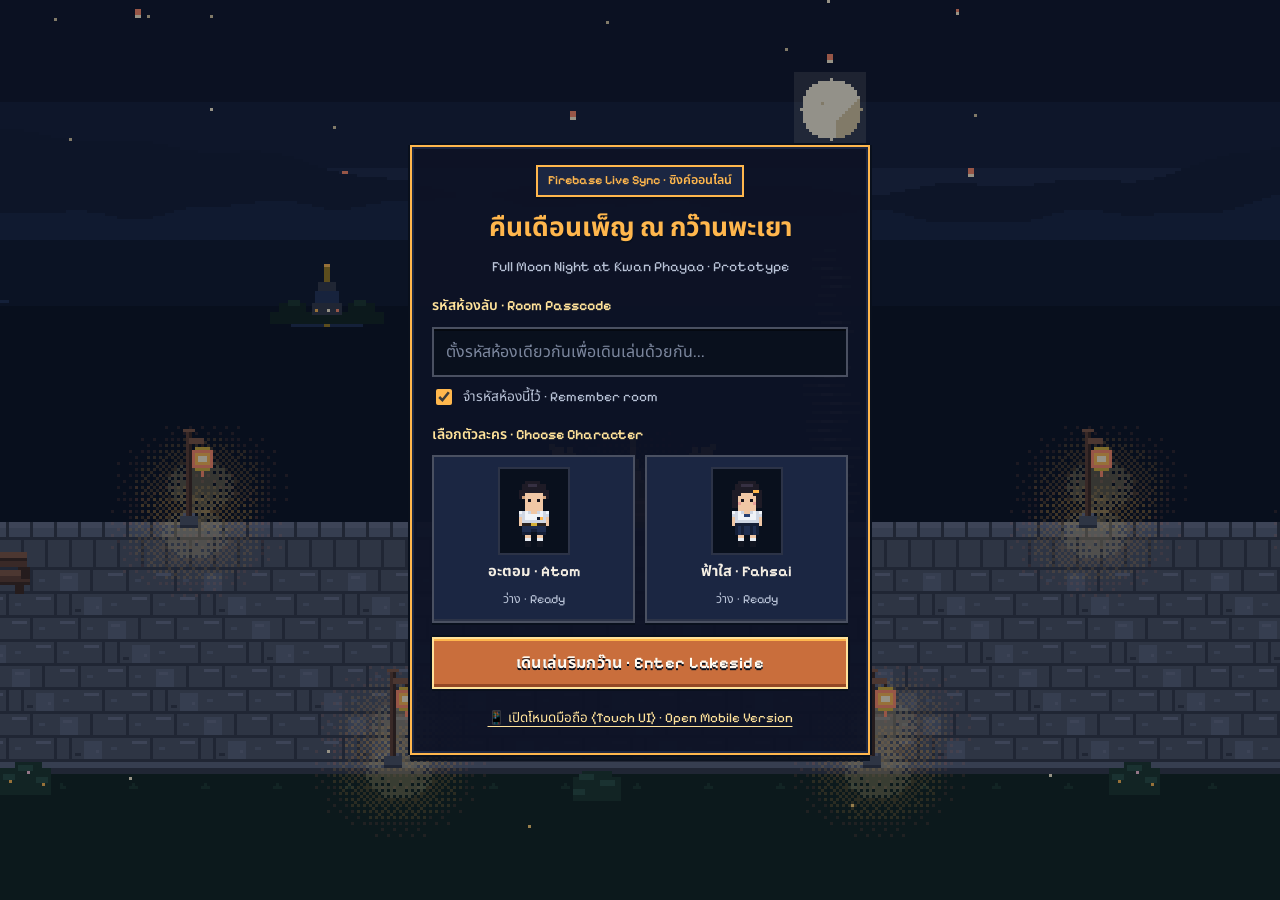
<file: index.html>
<!DOCTYPE html>
<html lang="th">
<head>
  <meta charset="UTF-8" />
  <meta
    name="viewport"
    content="width=device-width, initial-scale=1.0, maximum-scale=1.0, user-scalable=no, viewport-fit=cover"
  />
  <script>
    if (
      !/[?&]desktop=1(?:&|$)/.test(window.location.search) &&
      window.innerWidth <= 900 &&
      navigator.maxTouchPoints > 0
    ) {
      window.location.replace('./mobile.html' + window.location.hash);
    }
  </script>
  <title>คืนเดือนเพ็ญ ณ กว๊านพะเยา · Kwan Phayao Yi Peng</title>
  <link rel="icon" href="data:," />
  <link rel="preconnect" href="https://fonts.googleapis.com" />
  <link rel="preconnect" href="https://fonts.gstatic.com" crossorigin />
  <link
    href="https://fonts.googleapis.com/css2?family=Noto+Sans+Thai:wght@400;500;600;700&family=Pixelify+Sans:wght@400;600;700&display=swap"
    rel="stylesheet"
  />
  <link rel="stylesheet" href="./style.css" />
</head>
<body>
  <div id="game-wrapper">
    <canvas id="game-canvas" aria-label="ฉากริมกว๊านพะเยายามค่ำคืน · Kwan Phayao Lakeside"></canvas>

    <!-- Top HUD (hidden until joined) -->
    <header id="hud" class="hud" hidden>
      <div class="hud-left">
        <div id="hud-room-status" class="hud-pill hud-room-status" aria-live="polite">
          กว๊านพะเยา · Kwan Phayao
        </div>
        <div id="hud-krathong-badge" class="hud-pill hud-krathong-badge" aria-live="polite">
          ยังไม่มีกระทง · No Krathong
        </div>
      </div>
      <div class="hud-actions">
        <button id="btn-invite" type="button" class="hud-btn" title="คัดลอกลิงก์ชวน · Copy Invite Link">
          เชิญ · Invite
        </button>
        <button
          id="btn-audio"
          type="button"
          class="hud-btn"
          aria-pressed="false"
          title="เปิด/ปิดเสียง · Toggle Ambient Audio (M)"
        >
          เสียง · Mute
        </button>
        <button
          id="btn-help"
          type="button"
          class="hud-btn hud-btn-icon"
          aria-label="วิธีเล่น · Controls & Guide"
          title="วิธีเล่น · Controls & Guide"
        >
          ?
        </button>
        <a
          id="btn-switch-mobile"
          href="./mobile.html"
          class="hud-btn hud-btn-link"
          title="สลับไปโหมดมือถือ · Switch to Mobile Touch UI"
        >
          📱 มือถือ
        </a>
      </div>
    </header>

    <!-- Toast Notification -->
    <div id="toast" class="toast" role="status" aria-live="polite" hidden></div>

    <!-- Floating Interaction Prompts (stacked cleanly so photo & interact never overlap) -->
    <div class="floating-prompts">
      <button id="btn-naga-photo" type="button" class="naga-photo-btn" hidden>
        📷 ถ่ายรูปคู่หน้าพญานาค · Take Photo (P)
      </button>
      <button id="interact-prompt" type="button" class="interact-prompt" hidden>
        E · โต้ตอบ
      </button>
    </div>

    <!-- Bottom Emote Bar & Keybind Hint (hidden until joined) -->
    <div id="emote-bar" class="emote-bar" hidden>
      <div class="emote-buttons" role="group" aria-label="อีโมต · Emotes">
        <button type="button" class="emote-btn" data-emote="heart" aria-label="ส่งหัวใจ · Heart (1)" title="Heart (1)">
          <svg class="pixel-icon" viewBox="0 0 12 12" width="16" height="16" shape-rendering="crispEdges" aria-hidden="true">
            <rect x="2" y="2" width="3" height="2" fill="#ff8a65" />
            <rect x="7" y="2" width="3" height="2" fill="#ff8a65" />
            <rect x="1" y="3" width="10" height="3" fill="#ff8a65" />
            <rect x="2" y="6" width="8" height="2" fill="#e56b55" />
            <rect x="4" y="8" width="4" height="2" fill="#e56b55" />
            <rect x="5" y="10" width="2" height="1" fill="#c94f3d" />
            <rect x="3" y="3" width="1" height="1" fill="#ffd9a0" />
          </svg>
          <span class="emote-key">1</span>
        </button>
        <button type="button" class="emote-btn" data-emote="lantern" aria-label="โคมลอย · Sky Lantern (2)" title="Lantern (2)">
          <svg class="pixel-icon" viewBox="0 0 12 12" width="16" height="16" shape-rendering="crispEdges" aria-hidden="true">
            <rect x="4" y="1" width="4" height="1" fill="#d4af37" />
            <rect x="3" y="2" width="6" height="5" fill="#ffb74d" />
            <rect x="4" y="3" width="4" height="3" fill="#ffe29a" />
            <rect x="4" y="7" width="4" height="2" fill="#ff8a65" />
            <rect x="5" y="9" width="2" height="2" fill="#fff0c2" />
          </svg>
          <span class="emote-key">2</span>
        </button>
        <button type="button" class="emote-btn" data-emote="sparkle" aria-label="ประกายแสง · Sparkle (3)" title="Sparkle (3)">
          <svg class="pixel-icon" viewBox="0 0 12 12" width="16" height="16" shape-rendering="crispEdges" aria-hidden="true">
            <rect x="5" y="1" width="2" height="10" fill="#ffcf6e" />
            <rect x="1" y="5" width="10" height="2" fill="#ffcf6e" />
            <rect x="4" y="4" width="4" height="4" fill="#fff3c4" />
            <rect x="2" y="2" width="1" height="1" fill="#ffb74d" />
            <rect x="9" y="9" width="1" height="1" fill="#ffb74d" />
          </svg>
          <span class="emote-key">3</span>
        </button>
        <button type="button" class="emote-btn" data-emote="wave" aria-label="โบกมือ · Wave (4)" title="Wave (4)">
          <svg class="pixel-icon" viewBox="0 0 12 12" width="16" height="16" shape-rendering="crispEdges" aria-hidden="true">
            <rect x="4" y="2" width="1" height="4" fill="#ffd6a8" />
            <rect x="6" y="1" width="1" height="5" fill="#ffd6a8" />
            <rect x="8" y="2" width="1" height="4" fill="#ffd6a8" />
            <rect x="2" y="4" width="2" height="4" fill="#ffd6a8" />
            <rect x="4" y="5" width="5" height="5" fill="#f3be8a" />
            <rect x="1" y="2" width="1" height="2" fill="#ffb74d" />
            <rect x="10" y="3" width="1" height="2" fill="#ffb74d" />
          </svg>
          <span class="emote-key">4</span>
        </button>
      </div>
      <div class="keybind-hint">WASD / Arrows เดิน · E โต้ตอบ · L โคมลอยคู่ · P ถ่ายรูปคู่ · 1-4 อีโมต · M เสียง</div>
    </div>

    <!-- Mobile / Touch Controls (hidden until joined; visible via media query on touch/mobile) -->
    <div id="touch-controls" class="touch-controls" hidden>
      <div class="dpad" role="group" aria-label="ปุ่มควบคุมทิศทาง · Directional Pad">
        <button id="dpad-up" type="button" class="dpad-btn dpad-up" data-dir="up" aria-label="เดินขึ้น · Move Up">▲</button>
        <button id="dpad-left" type="button" class="dpad-btn dpad-left" data-dir="left" aria-label="เดินซ้าย · Move Left">◀</button>
        <div class="dpad-center" aria-hidden="true"></div>
        <button id="dpad-right" type="button" class="dpad-btn dpad-right" data-dir="right" aria-label="เดินขวา · Move Right">▶</button>
        <button id="dpad-down" type="button" class="dpad-btn dpad-down" data-dir="down" aria-label="เดินลง · Move Down">▼</button>
      </div>
      <button id="touch-interact" type="button" class="touch-interact">
        E / โต้ตอบ
      </button>
    </div>

    <!-- Entry Overlay (centered panel over live animated canvas) -->
    <section id="entry-overlay" class="entry-overlay" aria-labelledby="entry-title">
      <div class="entry-panel pixel-panel">
        <header class="entry-header">
          <div id="connection-mode-badge" class="mode-badge">Local Demo Mode</div>
          <h1 id="entry-title" class="entry-title">คืนเดือนเพ็ญ ณ กว๊านพะเยา</h1>
          <p class="entry-subtitle">Full Moon Night at Kwan Phayao · Prototype</p>
        </header>

        <div class="entry-section">
          <label for="passcode-input" class="field-label">รหัสห้องลับ · Room Passcode</label>
          <input
            id="passcode-input"
            type="text"
            class="pixel-input"
            maxlength="48"
            autocomplete="off"
            spellcheck="false"
            placeholder="ตั้งรหัสห้องเดียวกันเพื่อเดินเล่นด้วยกัน..."
          />
          <div id="passcode-linked-note" class="linked-note" hidden>
            <span>เชื่อมต่อผ่านลิงก์เชิญ · Joined via invite link</span>
            <button id="change-room-btn" type="button" class="btn-link">เปลี่ยนห้อง · Change Room</button>
          </div>
          <label class="checkbox-row" for="remember-room-checkbox">
            <input id="remember-room-checkbox" type="checkbox" checked />
            <span>จำรหัสห้องนี้ไว้ · Remember room</span>
          </label>
        </div>

        <div class="entry-section">
          <div class="field-label">เลือกตัวละคร · Choose Character</div>
          <div class="character-grid">
            <button id="select-him" type="button" class="char-card" data-char="him" aria-pressed="false">
              <div class="char-preview-frame">
                <canvas id="preview-him" width="48" height="72"></canvas>
              </div>
              <span class="char-name">อะตอม · Atom</span>
              <span id="status-him" class="char-status">ว่าง · Ready</span>
            </button>

            <button id="select-her" type="button" class="char-card" data-char="her" aria-pressed="false">
              <div class="char-preview-frame">
                <canvas id="preview-her" width="48" height="72"></canvas>
              </div>
              <span class="char-name">ฟ้าใส · Fahsai</span>
              <span id="status-her" class="char-status">ว่าง · Ready</span>
            </button>
          </div>
        </div>

        <p id="entry-error" class="entry-error" role="alert" aria-live="polite"></p>

        <button id="enter-btn" type="button" class="btn-primary">
          เดินเล่นริมกว๊าน · Enter Lakeside
        </button>
        <a id="entry-switch-ui" href="./mobile.html" class="ui-switch-link">
          📱 เปิดโหมดมือถือ (Touch UI) · Open Mobile Version
        </a>
      </div>
    </section>

    <!-- Krathong Shop Modal -->
    <section
      id="shop-modal"
      class="modal-overlay"
      role="dialog"
      aria-modal="true"
      aria-labelledby="shop-modal-title"
      hidden
    >
      <div class="modal-panel pixel-panel">
        <div class="modal-header">
          <h2 id="shop-modal-title" class="modal-title">ร้านกระทงริมกว๊าน · Krathong Shop</h2>
          <button id="shop-close-btn" type="button" class="close-btn" aria-label="ปิด · Close">✕</button>
        </div>

        <div class="modal-body">
          <p class="shop-subtitle">เลือกซื้อกระทงก่อนนำไปลอยที่ริมน้ำ · Pick a krathong before heading to the water</p>

          <div id="shop-style-group" class="krathong-style-group" role="group" aria-label="แบบกระทง · Krathong Style">
            <button type="button" class="krathong-option active" data-shop-style="marigold" aria-pressed="true">
              <svg class="pixel-icon" viewBox="0 0 14 12" width="22" height="18" shape-rendering="crispEdges" aria-hidden="true">
                <rect x="6" y="1" width="2" height="2" fill="#fff0c2" />
                <rect x="6" y="3" width="2" height="2" fill="#ffb74d" />
                <rect x="3" y="5" width="8" height="2" fill="#ffca28" />
                <rect x="2" y="7" width="10" height="2" fill="#ffb74d" />
                <rect x="3" y="9" width="8" height="2" fill="#355c3c" />
              </svg>
              <span>ดาวเรือง · Marigold</span>
            </button>
            <button type="button" class="krathong-option" data-shop-style="lotus" aria-pressed="false">
              <svg class="pixel-icon" viewBox="0 0 14 12" width="22" height="18" shape-rendering="crispEdges" aria-hidden="true">
                <rect x="6" y="1" width="2" height="2" fill="#fff0c2" />
                <rect x="6" y="3" width="2" height="2" fill="#ffb74d" />
                <rect x="3" y="5" width="8" height="2" fill="#f48fb1" />
                <rect x="2" y="7" width="10" height="2" fill="#ec6f98" />
                <rect x="3" y="9" width="8" height="2" fill="#355c3c" />
              </svg>
              <span>บัวหลวง · Lotus</span>
            </button>
            <button type="button" class="krathong-option" data-shop-style="jasmine" aria-pressed="false">
              <svg class="pixel-icon" viewBox="0 0 14 12" width="22" height="18" shape-rendering="crispEdges" aria-hidden="true">
                <rect x="6" y="1" width="2" height="2" fill="#fff0c2" />
                <rect x="6" y="3" width="2" height="2" fill="#ffb74d" />
                <rect x="3" y="5" width="8" height="2" fill="#f3f5f8" />
                <rect x="2" y="7" width="10" height="2" fill="#cfd8e3" />
                <rect x="3" y="9" width="8" height="2" fill="#355c3c" />
              </svg>
              <span>มะลิ · Jasmine</span>
            </button>
          </div>

          <button id="shop-buy-btn" type="button" class="btn-primary">
            ซื้อกระทงนี้ · Buy Krathong
          </button>
        </div>
      </div>
    </section>

    <!-- Wish & Krathong Modal -->
    <section
      id="wish-modal"
      class="modal-overlay"
      role="dialog"
      aria-modal="true"
      aria-labelledby="wish-modal-title"
      hidden
    >
      <div class="modal-panel pixel-panel">
        <div class="modal-header">
          <h2 id="wish-modal-title" class="modal-title">อธิษฐานและลอยกระทง · Float a Krathong</h2>
          <button id="wish-close-btn" type="button" class="close-btn" aria-label="ปิด · Close">✕</button>
        </div>

        <div class="modal-body">
          <div class="field-label">แบบกระทง · Krathong Style</div>
          <div id="krathong-style-group" class="krathong-style-group" role="group" aria-label="แบบกระทง · Krathong Style">
            <button type="button" class="krathong-option active" data-style="marigold" aria-pressed="true">
              <svg class="pixel-icon" viewBox="0 0 14 12" width="22" height="18" shape-rendering="crispEdges" aria-hidden="true">
                <rect x="6" y="1" width="2" height="2" fill="#fff0c2" />
                <rect x="6" y="3" width="2" height="2" fill="#ffb74d" />
                <rect x="3" y="5" width="8" height="2" fill="#ffca28" />
                <rect x="2" y="7" width="10" height="2" fill="#ffb74d" />
                <rect x="3" y="9" width="8" height="2" fill="#355c3c" />
              </svg>
              <span>ดาวเรือง · Marigold</span>
            </button>
            <button type="button" class="krathong-option" data-style="lotus" aria-pressed="false">
              <svg class="pixel-icon" viewBox="0 0 14 12" width="22" height="18" shape-rendering="crispEdges" aria-hidden="true">
                <rect x="6" y="1" width="2" height="2" fill="#fff0c2" />
                <rect x="6" y="3" width="2" height="2" fill="#ffb74d" />
                <rect x="3" y="5" width="8" height="2" fill="#f48fb1" />
                <rect x="2" y="7" width="10" height="2" fill="#ec6f98" />
                <rect x="3" y="9" width="8" height="2" fill="#355c3c" />
              </svg>
              <span>บัวหลวง · Lotus</span>
            </button>
            <button type="button" class="krathong-option" data-style="jasmine" aria-pressed="false">
              <svg class="pixel-icon" viewBox="0 0 14 12" width="22" height="18" shape-rendering="crispEdges" aria-hidden="true">
                <rect x="6" y="1" width="2" height="2" fill="#fff0c2" />
                <rect x="6" y="3" width="2" height="2" fill="#ffb74d" />
                <rect x="3" y="5" width="8" height="2" fill="#f3f5f8" />
                <rect x="2" y="7" width="10" height="2" fill="#cfd8e3" />
                <rect x="3" y="9" width="8" height="2" fill="#355c3c" />
              </svg>
              <span>มะลิ · Jasmine</span>
            </button>
          </div>

          <label for="wish-input" class="field-label">คำอธิษฐาน · Your Wish</label>
          <textarea
            id="wish-input"
            class="pixel-textarea"
            maxlength="280"
            rows="3"
            placeholder="อธิษฐานขอพร..."
          ></textarea>

          <p class="wish-privacy">
            คำอธิษฐานของคุณเป็นความลับเสมอ · Private &amp; never shown to anyone here
          </p>

          <button id="wish-submit-btn" type="button" class="btn-primary">
            ลอยกระทง · Release to the Water
          </button>
        </div>
      </div>
    </section>

    <!-- Naga Together Keepsake Photo Modal -->
    <section
      id="photo-modal"
      class="modal-overlay"
      role="dialog"
      aria-modal="true"
      aria-labelledby="photo-modal-title"
      hidden
    >
      <div class="modal-panel pixel-panel photo-modal-panel">
        <div class="modal-header">
          <h2 id="photo-modal-title" class="modal-title">ภาพความทรงจำ ณ ลานพญานาค · Kwan Phayao Keepsake</h2>
          <button id="photo-close-btn" type="button" class="close-btn" aria-label="ปิด · Close">✕</button>
        </div>

        <div class="modal-body">
          <div class="photo-frame">
            <img id="photo-preview-img" alt="ภาพคู่ ณ ลานพญานาค กว๊านพะเยา · Kwan Phayao Keepsake Photo" />
          </div>
          <div class="photo-actions">
            <button id="photo-download-btn" type="button" class="btn-primary">
              บันทึกรูปภาพ · Save Screenshot
            </button>
          </div>
        </div>
      </div>
    </section>

    <!-- Help Popover -->
    <section
      id="help-popover"
      class="modal-overlay"
      role="dialog"
      aria-modal="true"
      aria-labelledby="help-title"
      hidden
    >
      <div class="modal-panel pixel-panel help-panel">
        <div class="modal-header">
          <h2 id="help-title" class="modal-title">คู่มือริมกว๊าน · Lakeside Guide</h2>
          <button id="help-close-btn" type="button" class="close-btn" aria-label="ปิด · Close">✕</button>
        </div>
        <div class="help-body">
          <ul class="help-list">
            <li><strong>เดินเล่น · Walk:</strong> WASD / Arrow keys หรือปุ่มทิศทางบนมือถือ</li>
            <li><strong>ซื้อกระทง · Krathong Shop:</strong> แวะซื้อกระทงที่ร้านฝั่งขวาก่อน แล้วค่อยเดินไปริมน้ำใกล้พญานาคเพื่อกด E อธิษฐานและลอยกระทง (Buy a krathong at the right-side shop first, then float it near Phaya Naga).</li>
            <li><strong>ปล่อยโคมลอยคู่ · Co-op Sky Lantern:</strong> ยืนใกล้กันทั้งอะตอมและฟ้าใส แล้วกด L หรือ E ช่วยกันยกและปล่อยโคมลอยขึ้นฟ้าด้วยกัน (Stand close together and press L or E together to hold and release a sky lantern).</li>
            <li><strong>ถ่ายรูปคู่หน้าพญานาค · Naga Photo:</strong> เดินมายืนหน้าพญานาคด้วยกันแล้วกดปุ่มถ่ายรูป (หรือ P) เพื่อบันทึกภาพคู่เป็นที่ระลึก</li>
            <li><strong>กล่องดนตรี · Music Box:</strong> เดินไปสุดฝั่งซ้ายของริมกว๊านแล้วกด E เพื่อเปิดเพลง Canon in D</li>
            <li><strong>นั่งพัก · Bench:</strong> นั่งเก้าอี้ไม้ริมกว๊านชมจันทร์ด้วยกัน</li>
            <li><strong>อีโมต &amp; เสียง · Emotes &amp; Audio:</strong> กด 1–4 ส่งอีโมต · กด M เปิด/ปิดเสียง</li>
          </ul>
          <p class="help-note">
            คำอธิษฐานถูกเก็บเป็นความลับส่วนตัว ไม่แสดงบนหน้าจอของอีกฝ่าย
          </p>
        </div>
      </div>
    </section>
  </div>

  <script type="module" src="./js/game.js"></script>
</body>
</html>
</file>
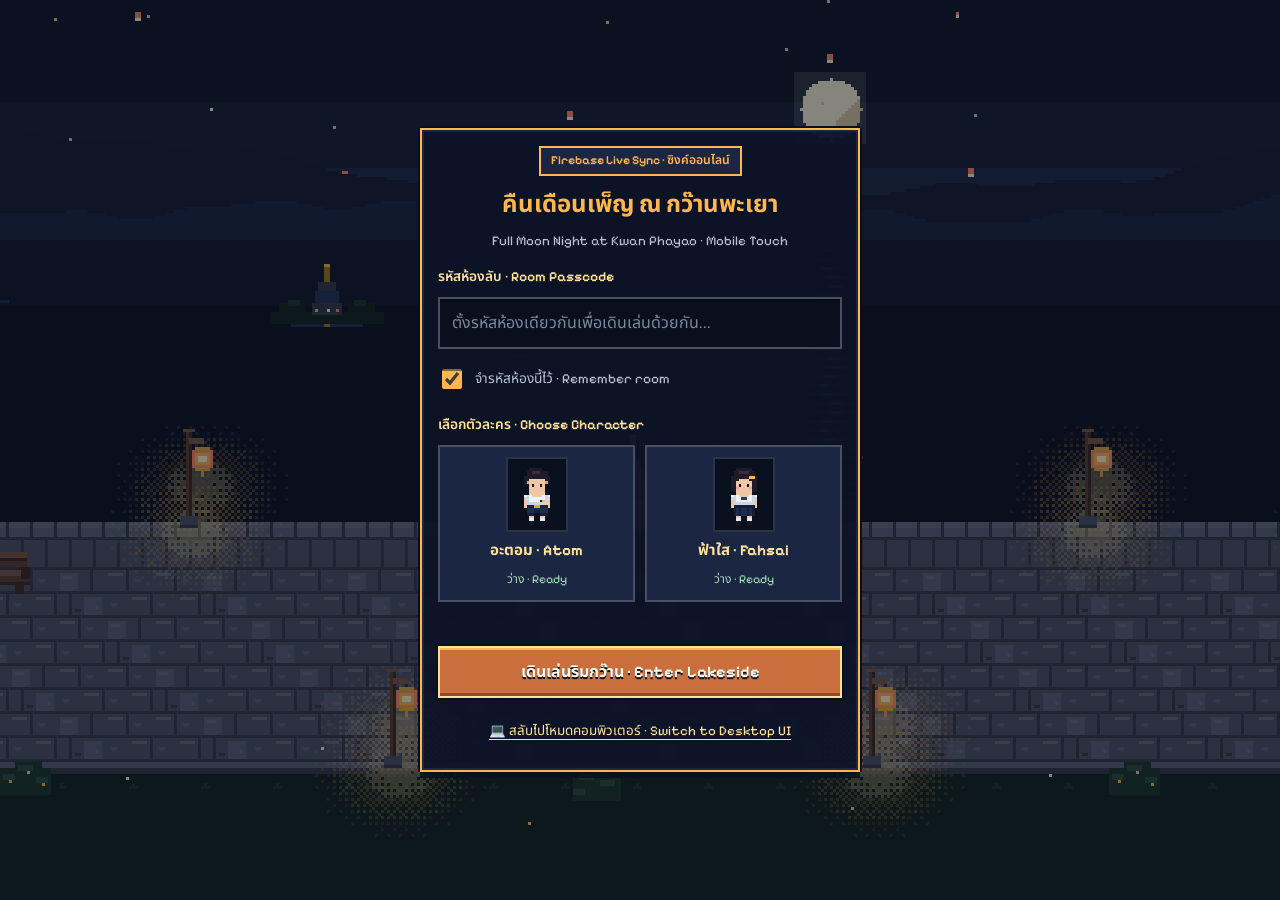
<file: mobile.html>
<!DOCTYPE html>
<html lang="th">
<head>
  <meta charset="UTF-8" />
  <meta
    name="viewport"
    content="width=device-width, initial-scale=1.0, maximum-scale=1.0, user-scalable=no, viewport-fit=cover"
  />
  <title>คืนเดือนเพ็ญ ณ กว๊านพะเยา · Mobile Touch UI</title>
  <link rel="icon" href="data:," />
  <link rel="preconnect" href="https://fonts.googleapis.com" />
  <link rel="preconnect" href="https://fonts.gstatic.com" crossorigin />
  <link
    href="https://fonts.googleapis.com/css2?family=Noto+Sans+Thai:wght@400;500;600;700&family=Pixelify+Sans:wght@400;600;700&display=swap"
    rel="stylesheet"
  />
  <link rel="stylesheet" href="./mobile.css" />
</head>
<body>
  <div id="game-wrapper">
    <canvas id="game-canvas" aria-label="ฉากริมกว๊านพะเยายามค่ำคืน · Kwan Phayao Lakeside"></canvas>

    <!-- Mobile Top HUD (hidden until joined) -->
    <header id="hud" class="hud" hidden>
      <div class="hud-actions" role="toolbar" aria-label="เครื่องมือ · Controls">
        <button id="btn-invite" type="button" class="hud-btn hud-btn-icon" aria-label="คัดลอกลิงก์ชวน · Copy Invite Link" title="เชิญ · Invite">
          🔗
        </button>
        <button
          id="btn-audio"
          type="button"
          class="hud-btn hud-btn-icon"
          data-compact="true"
          aria-pressed="false"
          aria-label="เปิดเสียง · Mute"
          title="เสียง · Mute"
        >
          🔇
        </button>
        <button
          id="btn-help"
          type="button"
          class="hud-btn hud-btn-icon"
          aria-label="วิธีเล่น · Guide"
          title="วิธีเล่น · Guide"
        >
          ?
        </button>
        <a
          id="btn-switch-desktop"
          href="./index.html?desktop=1"
          class="hud-btn hud-btn-icon hud-btn-link"
          aria-label="โหมดคอมพิวเตอร์ · Desktop UI"
          title="Desktop UI"
        >
          💻
        </a>
      </div>

      <div class="hud-left">
        <div id="hud-room-status" class="hud-pill hud-room-status" aria-live="polite">
          กว๊านพะเยา · Kwan Phayao
        </div>
        <div id="hud-krathong-badge" class="hud-pill hud-krathong-badge" aria-live="polite">
          ยังไม่มีกระทง · No Krathong
        </div>
      </div>
    </header>

    <!-- Toast Notification -->
    <div id="toast" class="toast" role="status" aria-live="polite" hidden></div>

    <!-- Floating Interaction Prompts (stacked cleanly in lower viewport half) -->
    <div class="floating-prompts">
      <button id="btn-naga-photo" type="button" class="naga-photo-btn" hidden>
        📷 ถ่ายรูปคู่หน้าพญานาค · Photo
      </button>
      <button id="interact-prompt" type="button" class="interact-prompt" hidden>
        แตะโต้ตอบ
      </button>
    </div>

    <!-- Collapsible Touch Emote Tray (hidden while walking; pops open on ♥ tap) -->
    <div id="emote-bar" class="emote-bar emote-tray-closed" data-collapsible="true" hidden>
      <div class="emote-buttons" role="group" aria-label="อีโมต · Emotes">
        <button type="button" class="emote-btn" data-emote="heart" aria-label="ส่งหัวใจ · Heart" title="Heart">
          <svg class="pixel-icon" viewBox="0 0 12 12" width="18" height="18" shape-rendering="crispEdges" aria-hidden="true">
            <rect x="2" y="2" width="3" height="2" fill="#ff8a65" />
            <rect x="7" y="2" width="3" height="2" fill="#ff8a65" />
            <rect x="1" y="3" width="10" height="3" fill="#ff8a65" />
            <rect x="2" y="6" width="8" height="2" fill="#e56b55" />
            <rect x="4" y="8" width="4" height="2" fill="#e56b55" />
            <rect x="5" y="10" width="2" height="1" fill="#c94f3d" />
            <rect x="3" y="3" width="1" height="1" fill="#ffd9a0" />
          </svg>
        </button>
        <button type="button" class="emote-btn" data-emote="lantern" aria-label="โคมลอย · Sky Lantern" title="Lantern">
          <svg class="pixel-icon" viewBox="0 0 12 12" width="18" height="18" shape-rendering="crispEdges" aria-hidden="true">
            <rect x="4" y="1" width="4" height="1" fill="#d4af37" />
            <rect x="3" y="2" width="6" height="5" fill="#ffb74d" />
            <rect x="4" y="3" width="4" height="3" fill="#ffe29a" />
            <rect x="4" y="7" width="4" height="2" fill="#ff8a65" />
            <rect x="5" y="9" width="2" height="2" fill="#fff0c2" />
          </svg>
        </button>
        <button type="button" class="emote-btn" data-emote="sparkle" aria-label="ประกายแสง · Sparkle" title="Sparkle">
          <svg class="pixel-icon" viewBox="0 0 12 12" width="18" height="18" shape-rendering="crispEdges" aria-hidden="true">
            <rect x="5" y="1" width="2" height="10" fill="#ffcf6e" />
            <rect x="1" y="5" width="10" height="2" fill="#ffcf6e" />
            <rect x="4" y="4" width="4" height="4" fill="#fff3c4" />
            <rect x="2" y="2" width="1" height="1" fill="#ffb74d" />
            <rect x="9" y="9" width="1" height="1" fill="#ffb74d" />
          </svg>
        </button>
        <button type="button" class="emote-btn" data-emote="wave" aria-label="โบกมือ · Wave" title="Wave">
          <svg class="pixel-icon" viewBox="0 0 12 12" width="18" height="18" shape-rendering="crispEdges" aria-hidden="true">
            <rect x="4" y="2" width="1" height="4" fill="#ffd6a8" />
            <rect x="6" y="1" width="1" height="5" fill="#ffd6a8" />
            <rect x="8" y="2" width="1" height="4" fill="#ffd6a8" />
            <rect x="2" y="4" width="2" height="4" fill="#ffd6a8" />
            <rect x="4" y="5" width="5" height="5" fill="#f3be8a" />
            <rect x="1" y="2" width="1" height="2" fill="#ffb74d" />
            <rect x="10" y="3" width="1" height="2" fill="#ffb74d" />
          </svg>
        </button>
      </div>
    </div>

    <!-- Dedicated Mobile Touch Controls (always displayed once joined) -->
    <div id="touch-controls" class="touch-controls" hidden>
      <div class="dpad" role="group" aria-label="ปุ่มควบคุมทิศทาง · Directional Pad">
        <button id="dpad-up" type="button" class="dpad-btn dpad-up" data-dir="up" aria-label="เดินขึ้น · Move Up">▲</button>
        <button id="dpad-left" type="button" class="dpad-btn dpad-left" data-dir="left" aria-label="เดินซ้าย · Move Left">◀</button>
        <div class="dpad-center" aria-hidden="true"></div>
        <button id="dpad-right" type="button" class="dpad-btn dpad-right" data-dir="right" aria-label="เดินขวา · Move Right">▶</button>
        <button id="dpad-down" type="button" class="dpad-btn dpad-down" data-dir="down" aria-label="เดินลง · Move Down">▼</button>
      </div>

      <div class="touch-action-stack">
        <div class="touch-sub-actions">
          <button id="btn-emote-toggle" type="button" class="touch-emote-toggle" aria-expanded="false" aria-label="อีโมต · Emotes" title="อีโมต · Emotes">
            ♥
          </button>
          <button id="touch-lantern" type="button" class="touch-lantern" aria-label="ปล่อยโคมลอยคู่ · Co-op Sky Lantern">
            โคมคู่
          </button>
        </div>
        <button id="touch-interact" type="button" class="touch-interact">
          ลอยกระทง / โต้ตอบ
        </button>
      </div>
    </div>

    <!-- Entry Overlay -->
    <section id="entry-overlay" class="entry-overlay" aria-labelledby="entry-title">
      <div class="entry-panel pixel-panel">
        <header class="entry-header">
          <div id="connection-mode-badge" class="mode-badge">Local Demo Mode</div>
          <h1 id="entry-title" class="entry-title">คืนเดือนเพ็ญ ณ กว๊านพะเยา</h1>
          <p class="entry-subtitle">Full Moon Night at Kwan Phayao · Mobile Touch</p>
        </header>

        <div class="entry-section">
          <label for="passcode-input" class="field-label">รหัสห้องลับ · Room Passcode</label>
          <input
            id="passcode-input"
            type="text"
            class="pixel-input"
            maxlength="48"
            autocomplete="off"
            spellcheck="false"
            placeholder="ตั้งรหัสห้องเดียวกันเพื่อเดินเล่นด้วยกัน..."
          />
          <div id="passcode-linked-note" class="linked-note" hidden>
            <span>เชื่อมต่อผ่านลิงก์เชิญ · Joined via invite link</span>
            <button id="change-room-btn" type="button" class="btn-link">เปลี่ยนห้อง · Change Room</button>
          </div>
          <label class="checkbox-row" for="remember-room-checkbox">
            <input id="remember-room-checkbox" type="checkbox" checked />
            <span>จำรหัสห้องนี้ไว้ · Remember room</span>
          </label>
        </div>

        <div class="entry-section">
          <div class="field-label">เลือกตัวละคร · Choose Character</div>
          <div class="character-grid">
            <button id="select-him" type="button" class="char-card" data-char="him" aria-pressed="false">
              <div class="char-preview-frame">
                <canvas id="preview-him" width="48" height="72"></canvas>
              </div>
              <span class="char-name">อะตอม · Atom</span>
              <span id="status-him" class="char-status">ว่าง · Ready</span>
            </button>

            <button id="select-her" type="button" class="char-card" data-char="her" aria-pressed="false">
              <div class="char-preview-frame">
                <canvas id="preview-her" width="48" height="72"></canvas>
              </div>
              <span class="char-name">ฟ้าใส · Fahsai</span>
              <span id="status-her" class="char-status">ว่าง · Ready</span>
            </button>
          </div>
        </div>

        <p id="entry-error" class="entry-error" role="alert" aria-live="polite"></p>

        <button id="enter-btn" type="button" class="btn-primary">
          เดินเล่นริมกว๊าน · Enter Lakeside
        </button>

        <a id="entry-switch-ui" href="./index.html?desktop=1" class="ui-switch-link">
          💻 สลับไปโหมดคอมพิวเตอร์ · Switch to Desktop UI
        </a>
      </div>
    </section>

    <!-- Krathong Shop Modal -->
    <section
      id="shop-modal"
      class="modal-overlay"
      role="dialog"
      aria-modal="true"
      aria-labelledby="shop-modal-title"
      hidden
    >
      <div class="modal-panel pixel-panel">
        <div class="modal-header">
          <h2 id="shop-modal-title" class="modal-title">ร้านกระทงริมกว๊าน · Krathong Shop</h2>
          <button id="shop-close-btn" type="button" class="close-btn" aria-label="ปิด · Close">✕</button>
        </div>

        <div class="modal-body">
          <p class="shop-subtitle">เลือกซื้อกระทงก่อนนำไปลอยที่ริมน้ำ · Pick a krathong before heading to the water</p>

          <div id="shop-style-group" class="krathong-style-group" role="group" aria-label="แบบกระทง · Krathong Style">
            <button type="button" class="krathong-option active" data-shop-style="marigold" aria-pressed="true">
              <svg class="pixel-icon" viewBox="0 0 14 12" width="22" height="18" shape-rendering="crispEdges" aria-hidden="true">
                <rect x="6" y="1" width="2" height="2" fill="#fff0c2" />
                <rect x="6" y="3" width="2" height="2" fill="#ffb74d" />
                <rect x="3" y="5" width="8" height="2" fill="#ffca28" />
                <rect x="2" y="7" width="10" height="2" fill="#ffb74d" />
                <rect x="3" y="9" width="8" height="2" fill="#355c3c" />
              </svg>
              <span>ดาวเรือง · Marigold</span>
            </button>
            <button type="button" class="krathong-option" data-shop-style="lotus" aria-pressed="false">
              <svg class="pixel-icon" viewBox="0 0 14 12" width="22" height="18" shape-rendering="crispEdges" aria-hidden="true">
                <rect x="6" y="1" width="2" height="2" fill="#fff0c2" />
                <rect x="6" y="3" width="2" height="2" fill="#ffb74d" />
                <rect x="3" y="5" width="8" height="2" fill="#f48fb1" />
                <rect x="2" y="7" width="10" height="2" fill="#ec6f98" />
                <rect x="3" y="9" width="8" height="2" fill="#355c3c" />
              </svg>
              <span>บัวหลวง · Lotus</span>
            </button>
            <button type="button" class="krathong-option" data-shop-style="jasmine" aria-pressed="false">
              <svg class="pixel-icon" viewBox="0 0 14 12" width="22" height="18" shape-rendering="crispEdges" aria-hidden="true">
                <rect x="6" y="1" width="2" height="2" fill="#fff0c2" />
                <rect x="6" y="3" width="2" height="2" fill="#ffb74d" />
                <rect x="3" y="5" width="8" height="2" fill="#f3f5f8" />
                <rect x="2" y="7" width="10" height="2" fill="#cfd8e3" />
                <rect x="3" y="9" width="8" height="2" fill="#355c3c" />
              </svg>
              <span>มะลิ · Jasmine</span>
            </button>
          </div>

          <button id="shop-buy-btn" type="button" class="btn-primary">
            ซื้อกระทงนี้ · Buy Krathong
          </button>
        </div>
      </div>
    </section>

    <!-- Wish & Krathong Modal -->
    <section
      id="wish-modal"
      class="modal-overlay"
      role="dialog"
      aria-modal="true"
      aria-labelledby="wish-modal-title"
      hidden
    >
      <div class="modal-panel pixel-panel">
        <div class="modal-header">
          <h2 id="wish-modal-title" class="modal-title">อธิษฐานและลอยกระทง · Float a Krathong</h2>
          <button id="wish-close-btn" type="button" class="close-btn" aria-label="ปิด · Close">✕</button>
        </div>

        <div class="modal-body">
          <div class="field-label">แบบกระทง · Krathong Style</div>
          <div id="krathong-style-group" class="krathong-style-group" role="group" aria-label="แบบกระทง · Krathong Style">
            <button type="button" class="krathong-option active" data-style="marigold" aria-pressed="true">
              <svg class="pixel-icon" viewBox="0 0 14 12" width="22" height="18" shape-rendering="crispEdges" aria-hidden="true">
                <rect x="6" y="1" width="2" height="2" fill="#fff0c2" />
                <rect x="6" y="3" width="2" height="2" fill="#ffb74d" />
                <rect x="3" y="5" width="8" height="2" fill="#ffca28" />
                <rect x="2" y="7" width="10" height="2" fill="#ffb74d" />
                <rect x="3" y="9" width="8" height="2" fill="#355c3c" />
              </svg>
              <span>ดาวเรือง · Marigold</span>
            </button>
            <button type="button" class="krathong-option" data-style="lotus" aria-pressed="false">
              <svg class="pixel-icon" viewBox="0 0 14 12" width="22" height="18" shape-rendering="crispEdges" aria-hidden="true">
                <rect x="6" y="1" width="2" height="2" fill="#fff0c2" />
                <rect x="6" y="3" width="2" height="2" fill="#ffb74d" />
                <rect x="3" y="5" width="8" height="2" fill="#f48fb1" />
                <rect x="2" y="7" width="10" height="2" fill="#ec6f98" />
                <rect x="3" y="9" width="8" height="2" fill="#355c3c" />
              </svg>
              <span>บัวหลวง · Lotus</span>
            </button>
            <button type="button" class="krathong-option" data-style="jasmine" aria-pressed="false">
              <svg class="pixel-icon" viewBox="0 0 14 12" width="22" height="18" shape-rendering="crispEdges" aria-hidden="true">
                <rect x="6" y="1" width="2" height="2" fill="#fff0c2" />
                <rect x="6" y="3" width="2" height="2" fill="#ffb74d" />
                <rect x="3" y="5" width="8" height="2" fill="#f3f5f8" />
                <rect x="2" y="7" width="10" height="2" fill="#cfd8e3" />
                <rect x="3" y="9" width="8" height="2" fill="#355c3c" />
              </svg>
              <span>มะลิ · Jasmine</span>
            </button>
          </div>

          <label for="wish-input" class="field-label">คำอธิษฐาน · Your Wish</label>
          <textarea
            id="wish-input"
            class="pixel-textarea"
            maxlength="280"
            rows="3"
            placeholder="อธิษฐานขอพร..."
          ></textarea>

          <p class="wish-privacy">
            คำอธิษฐานของคุณเป็นความลับเสมอ · Private &amp; never shown to anyone here
          </p>

          <button id="wish-submit-btn" type="button" class="btn-primary">
            ลอยกระทง · Release to the Water
          </button>
        </div>
      </div>
    </section>

    <!-- Naga Together Keepsake Photo Modal -->
    <section
      id="photo-modal"
      class="modal-overlay"
      role="dialog"
      aria-modal="true"
      aria-labelledby="photo-modal-title"
      hidden
    >
      <div class="modal-panel pixel-panel photo-modal-panel">
        <div class="modal-header">
          <h2 id="photo-modal-title" class="modal-title">ภาพความทรงจำ ณ ลานพญานาค · Keepsake</h2>
          <button id="photo-close-btn" type="button" class="close-btn" aria-label="ปิด · Close">✕</button>
        </div>

        <div class="modal-body">
          <div class="photo-frame">
            <img id="photo-preview-img" alt="ภาพคู่ ณ ลานพญานาค กว๊านพะเยา · Kwan Phayao Keepsake Photo" />
          </div>
          <div class="photo-actions">
            <button id="photo-download-btn" type="button" class="btn-primary">
              บันทึกรูปภาพ · Save Screenshot
            </button>
          </div>
        </div>
      </div>
    </section>

    <!-- Mobile Touch Guide Popover -->
    <section
      id="help-popover"
      class="modal-overlay"
      role="dialog"
      aria-modal="true"
      aria-labelledby="help-title"
      hidden
    >
      <div class="modal-panel pixel-panel help-panel">
        <div class="modal-header">
          <h2 id="help-title" class="modal-title">วิธีเล่นบนมือถือ · Touch Guide</h2>
          <button id="help-close-btn" type="button" class="close-btn" aria-label="ปิด · Close">✕</button>
        </div>
        <div class="help-body">
          <ul class="help-list">
            <li><strong>เดินเล่น · Move:</strong> กดค้างหรือลากนิ้วบนปุ่มทิศทางซ้ายล่าง</li>
            <li><strong>ซื้อกระทง · Shop:</strong> เดินไปศาลาฝั่งขวาแล้วแตะปุ่ม "โต้ตอบ" ด้านขวาล่างเพื่อซื้อกระทงก่อน</li>
            <li><strong>ลอยกระทง · Float Krathong:</strong> เดินไปริมน้ำใกล้พญานาคแล้วแตะปุ่ม "ลอยกระทง"</li>
            <li><strong>โคมลอยคู่ · Sky Lantern:</strong> เดินมายืนใกล้กัน แล้วแตะปุ่ม "โคมคู่" ทั้งสองเครื่อง</li>
            <li><strong>ถ่ายรูปคู่ · Naga Photo:</strong> ยืนหน้าพญานาคด้วยกันแล้วแตะปุ่ม "ถ่ายรูปคู่"</li>
            <li><strong>กล่องดนตรี · Music Box:</strong> เดินไปสุดฝั่งซ้ายแล้วแตะ "โต้ตอบ" เพื่อเปิด Canon in D</li>
          </ul>
          <p class="help-note">
            คำอธิษฐานถูกเก็บเป็นความลับส่วนตัว ไม่แสดงบนหน้าจอของอีกฝ่าย
          </p>
        </div>
      </div>
    </section>
  </div>

  <script type="module" src="./js/game.js"></script>
</body>
</html>
</file>
<file: style.css>
/* ==========================================================================
   Kwan Phayao Yi Peng · Twilight Pixel Art UI
   Palette: Deep Twilight Indigo, Dark Lake, Candlelight Gold, Weathered Stone
   ========================================================================== */

:root {
  --sky-deep: #0d1326;
  --sky-mid: #1b2642;
  --sky-elevated: #243256;
  --lake-dark: #09101d;
  --gold-warm: #ffb74d;
  --gold-soft: #ffe29a;
  --amber-coral: #ff8a65;
  --stone: #4a5061;
  --stone-dark: #2c3347;
  --text-main: #f5efe4;
  --text-muted: #b8c2d6;
  --jade-soft: #9fd8b6;
  --panel-bg: rgba(13, 19, 38, 0.94);
  --panel-mid: rgba(27, 38, 66, 0.94);
  --font-ui: 'Pixelify Sans', 'Noto Sans Thai', sans-serif;
}

*,
*::before,
*::after {
  box-sizing: border-box;
}

[hidden],
.hidden {
  display: none !important;
}

html,
body {
  margin: 0;
  padding: 0;
  width: 100%;
  height: 100%;
  overflow: hidden;
  background-color: var(--lake-dark);
  color: var(--text-main);
  font-family: var(--font-ui);
  line-height: 1.75;
  -webkit-font-smoothing: antialiased;
  -webkit-tap-highlight-color: transparent;
}

button,
input,
textarea {
  font-family: var(--font-ui);
  line-height: 1.75;
  color: inherit;
}

button {
  cursor: pointer;
}

/* ==========================================================================
   Game Wrapper & Pixel Canvas
   ========================================================================== */

#game-wrapper {
  position: relative;
  width: 100%;
  height: 100dvh;
  min-height: 100dvh;
  overflow: hidden;
  display: flex;
  align-items: center;
  justify-content: center;
  background: var(--lake-dark);
}

#game-canvas {
  display: block;
  width: 100%;
  height: 100%;
  image-rendering: pixelated;
  image-rendering: crisp-edges;
  touch-action: none;
}

/* ==========================================================================
   Shared Stepped 2px Pixel Frame Primitives
   ========================================================================== */

.pixel-panel {
  background: var(--panel-bg);
  border: 2px solid var(--gold-warm);
  box-shadow:
    0 -2px 0 0 var(--lake-dark),
    0 2px 0 0 var(--lake-dark),
    -2px 0 0 0 var(--lake-dark),
    2px 0 0 0 var(--lake-dark),
    inset 0 0 0 2px var(--sky-mid),
    0 6px 0 0 rgba(9, 16, 29, 0.85);
}

.btn-primary {
  width: 100%;
  padding: 10px 16px;
  border: 2px solid var(--gold-soft);
  background: #c96e3c;
  color: #fffaf0;
  font-size: 1rem;
  font-weight: 700;
  line-height: 1.75;
  letter-spacing: 0.02em;
  text-shadow: 0 2px 0 var(--lake-dark);
  box-shadow:
    0 -2px 0 0 var(--lake-dark),
    0 2px 0 0 var(--lake-dark),
    -2px 0 0 0 var(--lake-dark),
    2px 0 0 0 var(--lake-dark),
    inset 0 -3px 0 0 #944825,
    inset 0 2px 0 0 var(--gold-warm);
  transition: background-color 0.12s ease, transform 0.08s ease;
}

.btn-primary:hover:not(:disabled) {
  background: #d97b45;
}

.btn-primary:active:not(:disabled) {
  transform: translateY(2px);
  box-shadow:
    0 -2px 0 0 var(--lake-dark),
    0 2px 0 0 var(--lake-dark),
    -2px 0 0 0 var(--lake-dark),
    2px 0 0 0 var(--lake-dark),
    inset 0 -1px 0 0 #944825;
}

.btn-primary:disabled {
  opacity: 0.55;
  cursor: not-allowed;
}

.btn-primary:focus-visible,
.hud-btn:focus-visible,
.char-card:focus-visible,
.emote-btn:focus-visible,
.krathong-option:focus-visible,
.close-btn:focus-visible,
.interact-prompt:focus-visible,
.dpad-btn:focus-visible,
.touch-interact:focus-visible,
.btn-link:focus-visible {
  outline: 2px solid var(--gold-soft);
  outline-offset: 2px;
}

/* ==========================================================================
   Entry Overlay
   ========================================================================== */

.entry-overlay {
  position: absolute;
  inset: 0;
  z-index: 30;
  display: flex;
  align-items: center;
  justify-content: center;
  padding:
    max(12px, env(safe-area-inset-top))
    max(12px, env(safe-area-inset-right))
    max(12px, env(safe-area-inset-bottom))
    max(12px, env(safe-area-inset-left));
  background: rgba(9, 16, 29, 0.42);
  overflow-y: auto;
}

.entry-panel {
  width: min(460px, 100%);
  max-height: calc(100dvh - 24px);
  overflow-y: auto;
  padding: 18px 20px;
  display: flex;
  flex-direction: column;
  gap: 14px;
}

.entry-header {
  text-align: center;
  display: flex;
  flex-direction: column;
  align-items: center;
  gap: 4px;
}

.mode-badge {
  display: inline-block;
  padding: 3px 10px;
  font-size: 0.78rem;
  font-weight: 600;
  line-height: 1.75;
  color: var(--gold-soft);
  background: var(--sky-mid);
  border: 2px solid var(--stone);
  box-shadow: 0 2px 0 0 var(--lake-dark);
}

.mode-badge.live,
.mode-badge.firebase {
  border-color: var(--gold-warm);
  color: var(--gold-warm);
}

.entry-title {
  margin: 4px 0 0;
  font-size: clamp(1.25rem, 4.2vw, 1.65rem);
  font-weight: 700;
  line-height: 1.75;
  color: var(--gold-warm);
  text-shadow: 0 2px 0 var(--lake-dark);
}

.entry-subtitle {
  margin: 0;
  font-size: 0.88rem;
  line-height: 1.75;
  color: var(--text-muted);
}

.entry-section {
  display: flex;
  flex-direction: column;
  gap: 8px;
}

.field-label {
  display: block;
  font-size: 0.88rem;
  font-weight: 600;
  line-height: 1.75;
  color: var(--gold-soft);
}

.pixel-input,
.pixel-textarea {
  width: 100%;
  padding: 9px 12px;
  background: var(--lake-dark);
  border: 2px solid var(--stone);
  color: var(--text-main);
  font-size: 16px;
  line-height: 1.75;
  box-shadow: inset 0 2px 0 0 rgba(0, 0, 0, 0.45);
}

.pixel-input:focus,
.pixel-textarea:focus {
  outline: none;
  border-color: var(--gold-warm);
}

.pixel-input::placeholder,
.pixel-textarea::placeholder {
  color: #7c879e;
}

.linked-note {
  display: flex;
  flex-wrap: wrap;
  align-items: center;
  justify-content: space-between;
  gap: 8px;
  padding: 8px 10px;
  background: var(--sky-mid);
  border: 2px solid var(--stone);
  font-size: 0.84rem;
  line-height: 1.75;
  color: var(--gold-soft);
}

.btn-link {
  padding: 4px 10px;
  background: var(--stone-dark);
  border: 2px solid var(--gold-warm);
  color: var(--gold-warm);
  font-size: 0.8rem;
  font-weight: 600;
  line-height: 1.75;
}

.btn-link:hover {
  background: var(--sky-elevated);
}

.checkbox-row {
  display: inline-flex;
  align-items: center;
  gap: 8px;
  font-size: 0.86rem;
  line-height: 1.75;
  color: var(--text-muted);
  cursor: pointer;
  user-select: none;
}

.checkbox-row input[type="checkbox"] {
  width: 16px;
  height: 16px;
  accent-color: var(--gold-warm);
  cursor: pointer;
}

.character-grid {
  display: grid;
  grid-template-columns: repeat(2, minmax(0, 1fr));
  gap: 10px;
}

.char-card {
  display: flex;
  flex-direction: column;
  align-items: center;
  gap: 4px;
  padding: 10px 8px;
  background: var(--sky-mid);
  border: 2px solid var(--stone);
  box-shadow:
    0 2px 0 0 var(--lake-dark),
    inset 0 -2px 0 0 var(--stone-dark);
  text-align: center;
  transition: border-color 0.12s ease, background-color 0.12s ease, transform 0.08s ease;
}

.char-card:hover:not(:disabled):not(.taken) {
  border-color: var(--amber-coral);
  background: var(--sky-elevated);
}

.char-card.selected,
.char-card.active,
.char-card[aria-pressed="true"] {
  border-color: var(--gold-warm);
  background: #28365b;
  box-shadow:
    0 0 0 2px var(--lake-dark),
    0 3px 0 0 var(--lake-dark),
    inset 0 0 0 2px rgba(255, 183, 77, 0.35);
}

.char-card:disabled,
.char-card.taken,
.char-card[aria-disabled="true"] {
  opacity: 0.52;
  cursor: not-allowed;
  border-color: var(--stone-dark);
}

.char-preview-frame {
  display: flex;
  align-items: center;
  justify-content: center;
  padding: 6px 10px;
  background: var(--lake-dark);
  border: 2px solid var(--stone-dark);
}

#preview-him,
#preview-her {
  display: block;
  width: 48px;
  height: 72px;
  image-rendering: pixelated;
  image-rendering: crisp-edges;
}

.char-name {
  font-size: 0.92rem;
  font-weight: 700;
  line-height: 1.75;
  color: var(--text-main);
}

.char-status {
  font-size: 0.78rem;
  line-height: 1.75;
  color: var(--text-muted);
}

.char-card.taken .char-status,
.char-card:disabled .char-status {
  color: var(--amber-coral);
}

.entry-error {
  margin: 0;
  padding: 7px 10px;
  background: rgba(120, 42, 34, 0.45);
  border: 2px solid var(--amber-coral);
  color: #ffd5c2;
  font-size: 0.84rem;
  line-height: 1.75;
  text-align: center;
}

.entry-error:empty {
  display: none;
}

/* ==========================================================================
   Top HUD
   ========================================================================== */

.hud {
  position: absolute;
  top: 0;
  left: 0;
  right: 0;
  z-index: 20;
  display: flex;
  align-items: flex-start;
  justify-content: space-between;
  gap: 8px;
  padding:
    max(10px, env(safe-area-inset-top))
    max(12px, env(safe-area-inset-right))
    0
    max(12px, env(safe-area-inset-left));
  pointer-events: none;
}

.hud-left {
  display: flex;
  flex-wrap: wrap;
  align-items: center;
  gap: 6px;
  flex: 1 1 auto;
  min-width: 0;
}

.hud-pill,
.hud-btn {
  pointer-events: auto;
  background: rgba(13, 19, 38, 0.9);
  border: 2px solid var(--stone);
  color: var(--text-main);
  font-size: 0.84rem;
  font-weight: 600;
  line-height: 1.75;
  padding: 5px 11px;
  box-shadow:
    0 2px 0 0 var(--lake-dark),
    -2px 0 0 0 var(--lake-dark),
    2px 0 0 0 var(--lake-dark);
}

.hud-room-status {
  border-color: var(--gold-warm);
  color: var(--gold-soft);
  flex: 0 1 auto;
  min-width: 0;
  max-width: 100%;
  white-space: nowrap;
  overflow: hidden;
  text-overflow: ellipsis;
}

.hud-krathong-badge {
  border-color: var(--stone);
  background: rgba(20, 27, 48, 0.9);
  color: var(--text-muted);
  flex: 0 1 auto;
  min-width: 0;
  max-width: 100%;
  white-space: nowrap;
  overflow: hidden;
  text-overflow: ellipsis;
}

.hud-krathong-badge.has-krathong {
  border-color: var(--gold-warm);
  background: rgba(36, 50, 86, 0.94);
  color: var(--gold-soft);
  box-shadow:
    0 2px 0 0 var(--lake-dark),
    -2px 0 0 0 var(--lake-dark),
    2px 0 0 0 var(--lake-dark),
    inset 0 0 0 1px rgba(255, 183, 77, 0.25);
}

.hud-actions {
  display: flex;
  align-items: center;
  gap: 6px;
  flex-shrink: 0;
}

.hud-btn:hover {
  border-color: var(--gold-warm);
  background: var(--sky-mid);
}

.hud-btn:active {
  transform: translateY(2px);
}

.hud-btn[aria-pressed="true"] {
  border-color: var(--gold-warm);
  background: #2b3a5f;
  color: var(--gold-warm);
}

.hud-btn-icon {
  min-width: 38px;
  text-align: center;
}

.hud-btn-link {
  text-decoration: none;
  display: inline-flex;
  align-items: center;
  justify-content: center;
}

.ui-switch-link {
  display: block;
  text-align: center;
  padding: 4px 8px;
  color: var(--gold-soft);
  font-size: 0.84rem;
  line-height: 1.75;
  text-decoration: underline;
  text-underline-offset: 4px;
}

.ui-switch-link:hover {
  color: var(--gold-warm);
}

/* ==========================================================================
   Toast & Floating Interaction Prompt
   ========================================================================== */

.toast {
  position: absolute;
  top: calc(58px + env(safe-area-inset-top));
  left: 50%;
  transform: translateX(-50%);
  z-index: 35;
  max-width: min(92vw, 480px);
  padding: 7px 16px;
  background: rgba(13, 19, 38, 0.95);
  border: 2px solid var(--gold-warm);
  color: var(--gold-soft);
  font-size: 0.88rem;
  font-weight: 600;
  line-height: 1.75;
  text-align: center;
  pointer-events: none;
  box-shadow:
    0 2px 0 0 var(--lake-dark),
    -2px 0 0 0 var(--lake-dark),
    2px 0 0 0 var(--lake-dark),
    0 4px 0 0 rgba(9, 16, 29, 0.85);
}

.floating-prompts {
  position: absolute;
  left: 50%;
  bottom: calc(108px + env(safe-area-inset-bottom));
  transform: translateX(-50%);
  z-index: 22;
  display: flex;
  flex-direction: column;
  align-items: center;
  gap: 6px;
  pointer-events: none;
  max-width: min(92vw, 430px);
}

.interact-prompt {
  position: static;
  transform: none;
  pointer-events: auto;
  max-width: 100%;
  padding: 6px 16px;
  background: #243256;
  border: 2px solid var(--gold-warm);
  color: var(--gold-soft);
  font-size: 0.9rem;
  font-weight: 700;
  line-height: 1.75;
  text-align: center;
  box-shadow:
    0 -2px 0 0 var(--lake-dark),
    0 2px 0 0 var(--lake-dark),
    -2px 0 0 0 var(--lake-dark),
    2px 0 0 0 var(--lake-dark),
    0 4px 0 0 var(--lake-dark);
}

.interact-prompt:hover {
  background: #2f406b;
  border-color: var(--gold-soft);
}

.interact-prompt:active {
  transform: translateY(2px);
}

.naga-photo-btn {
  position: static;
  transform: none;
  pointer-events: auto;
  max-width: 100%;
  padding: 6px 16px;
  background: #2f3e66;
  border: 2px solid var(--gold-soft);
  color: var(--gold-soft);
  font-size: 0.88rem;
  font-weight: 700;
  line-height: 1.75;
  text-align: center;
  box-shadow:
    0 -2px 0 0 var(--lake-dark),
    0 2px 0 0 var(--lake-dark),
    -2px 0 0 0 var(--lake-dark),
    2px 0 0 0 var(--lake-dark),
    0 4px 0 0 var(--lake-dark);
}

.naga-photo-btn:hover {
  background: #3b4e7f;
  border-color: #fff6db;
  color: #fff6db;
}

.naga-photo-btn:active {
  transform: translateY(2px);
}

/* ==========================================================================
   Bottom Emote Bar & Desktop Keybind Hint
   ========================================================================== */

.emote-bar {
  position: absolute;
  left: 50%;
  bottom: calc(12px + env(safe-area-inset-bottom));
  transform: translateX(-50%);
  z-index: 21;
  display: flex;
  flex-direction: column;
  align-items: center;
  gap: 5px;
  pointer-events: none;
}

.emote-buttons {
  display: flex;
  align-items: center;
  gap: 6px;
  padding: 5px 8px;
  background: rgba(13, 19, 38, 0.9);
  border: 2px solid var(--stone);
  box-shadow:
    0 2px 0 0 var(--lake-dark),
    -2px 0 0 0 var(--lake-dark),
    2px 0 0 0 var(--lake-dark);
  pointer-events: auto;
}

.emote-btn {
  position: relative;
  display: inline-flex;
  align-items: center;
  justify-content: center;
  gap: 4px;
  min-width: 40px;
  min-height: 36px;
  padding: 4px 7px;
  background: var(--sky-mid);
  border: 2px solid var(--stone);
  color: var(--gold-soft);
}

.emote-btn:hover {
  border-color: var(--gold-warm);
  background: var(--sky-elevated);
}

.emote-btn:active,
.emote-btn.active {
  transform: translateY(2px);
  border-color: var(--gold-soft);
}

.emote-key {
  font-size: 0.72rem;
  font-weight: 700;
  line-height: 1.2;
  color: var(--text-muted);
}

.pixel-icon {
  display: block;
  flex-shrink: 0;
}

.keybind-hint {
  padding: 3px 10px;
  background: rgba(13, 19, 38, 0.82);
  border: 2px solid var(--stone-dark);
  color: var(--text-muted);
  font-size: 0.74rem;
  line-height: 1.75;
  white-space: nowrap;
}

/* ==========================================================================
   Touch Controls (Shown only on touch / narrow viewports when not hidden)
   ========================================================================== */

#touch-controls {
  display: none;
  position: absolute;
  left: 0;
  right: 0;
  bottom: 0;
  z-index: 20;
  align-items: flex-end;
  justify-content: space-between;
  padding:
    0
    calc(12px + env(safe-area-inset-right))
    calc(12px + env(safe-area-inset-bottom))
    calc(12px + env(safe-area-inset-left));
  pointer-events: none;
  touch-action: none;
  user-select: none;
  -webkit-user-select: none;
}

.dpad {
  display: grid;
  grid-template-columns: repeat(3, 34px);
  grid-template-rows: repeat(3, 34px);
  gap: 3px;
  pointer-events: auto;
  touch-action: none;
  user-select: none;
  -webkit-user-select: none;
}

.dpad-btn {
  display: flex;
  align-items: center;
  justify-content: center;
  padding: 0;
  background: rgba(27, 38, 66, 0.76);
  border: 2px solid rgba(255, 183, 77, 0.65);
  color: var(--gold-soft);
  font-size: 0.8rem;
  line-height: 1;
  box-shadow: 0 2px 0 0 rgba(9, 16, 29, 0.85);
  touch-action: none;
  user-select: none;
  -webkit-user-select: none;
}

.dpad-btn:active,
.dpad-btn.active,
.dpad-btn.pressed {
  background: rgba(255, 183, 77, 0.32);
  border-color: var(--gold-soft);
  color: #fffaf0;
}

.dpad-up {
  grid-column: 2;
  grid-row: 1;
}

.dpad-left {
  grid-column: 1;
  grid-row: 2;
}

.dpad-center {
  grid-column: 2;
  grid-row: 2;
  background: rgba(13, 19, 38, 0.55);
  border: 2px solid rgba(74, 80, 97, 0.6);
}

.dpad-right {
  grid-column: 3;
  grid-row: 2;
}

.dpad-down {
  grid-column: 2;
  grid-row: 3;
}

.touch-interact {
  pointer-events: auto;
  touch-action: none;
  user-select: none;
  -webkit-user-select: none;
  padding: 8px 13px;
  min-height: 44px;
  background: rgba(201, 110, 60, 0.88);
  border: 2px solid var(--gold-warm);
  color: #fffaf0;
  font-size: 0.85rem;
  font-weight: 700;
  line-height: 1.75;
  text-shadow: 0 2px 0 var(--lake-dark);
  box-shadow:
    0 2px 0 0 var(--lake-dark),
    -2px 0 0 0 var(--lake-dark),
    2px 0 0 0 var(--lake-dark);
}

.touch-interact:active,
.touch-interact.active,
.touch-interact.pressed {
  transform: translateY(2px);
  background: rgba(255, 138, 101, 0.95);
}

/* ==========================================================================
   Wish Modal & Help Popover
   ========================================================================== */

.modal-overlay {
  position: absolute;
  inset: 0;
  z-index: 40;
  display: flex;
  align-items: center;
  justify-content: center;
  padding:
    max(12px, env(safe-area-inset-top))
    max(12px, env(safe-area-inset-right))
    max(12px, env(safe-area-inset-bottom))
    max(12px, env(safe-area-inset-left));
  background: rgba(9, 16, 29, 0.68);
  overflow-y: auto;
}

.modal-panel {
  width: min(460px, 100%);
  max-height: calc(100dvh - 24px);
  overflow-y: auto;
  padding: 16px 18px;
  display: flex;
  flex-direction: column;
  gap: 12px;
}

.modal-header {
  display: flex;
  align-items: center;
  justify-content: space-between;
  gap: 10px;
}

.modal-title {
  margin: 0;
  font-size: 1.08rem;
  font-weight: 700;
  line-height: 1.75;
  color: var(--gold-warm);
}

.close-btn {
  flex-shrink: 0;
  min-width: 34px;
  min-height: 34px;
  padding: 2px 8px;
  background: var(--sky-mid);
  border: 2px solid var(--stone);
  color: var(--text-main);
  font-size: 0.95rem;
  font-weight: 700;
  line-height: 1.5;
}

.close-btn:hover {
  border-color: var(--gold-warm);
  color: var(--gold-warm);
}

.modal-body {
  display: flex;
  flex-direction: column;
  gap: 10px;
}

.shop-subtitle {
  margin: 0;
  font-size: 0.86rem;
  line-height: 1.75;
  color: var(--text-muted);
}

.krathong-style-group {
  display: grid;
  grid-template-columns: repeat(3, minmax(0, 1fr));
  gap: 8px;
}

.krathong-option {
  display: flex;
  flex-direction: column;
  align-items: center;
  justify-content: center;
  gap: 5px;
  padding: 8px 6px;
  background: var(--sky-mid);
  border: 2px solid var(--stone);
  color: var(--text-muted);
  font-size: 0.8rem;
  font-weight: 600;
  line-height: 1.75;
  text-align: center;
}

.krathong-option:hover {
  border-color: var(--amber-coral);
  color: var(--text-main);
}

.krathong-option.active,
.krathong-option.selected,
.krathong-option[aria-pressed="true"] {
  background: #28365b;
  border-color: var(--gold-warm);
  color: var(--gold-soft);
  box-shadow: inset 0 0 0 2px rgba(255, 183, 77, 0.28);
}

.pixel-textarea {
  resize: vertical;
  min-height: 88px;
}

.wish-privacy {
  margin: 0;
  padding: 6px 10px;
  background: rgba(27, 38, 66, 0.72);
  border: 2px solid var(--stone-dark);
  color: var(--jade-soft);
  font-size: 0.8rem;
  line-height: 1.75;
  text-align: center;
}

.photo-modal-panel {
  width: min(560px, 100%);
}

.photo-frame {
  padding: 6px;
  background: var(--lake-dark);
  border: 2px solid var(--gold-warm);
  box-shadow:
    0 -2px 0 0 var(--stone-dark),
    0 2px 0 0 var(--stone-dark),
    -2px 0 0 0 var(--stone-dark),
    2px 0 0 0 var(--stone-dark);
}

#photo-preview-img {
  display: block;
  width: 100%;
  height: auto;
  image-rendering: pixelated;
  image-rendering: crisp-edges;
}

.photo-actions {
  display: flex;
  flex-direction: column;
  gap: 8px;
}

.help-body {
  display: flex;
  flex-direction: column;
  gap: 10px;
}

.help-list {
  margin: 0;
  padding-left: 18px;
  display: flex;
  flex-direction: column;
  gap: 6px;
  font-size: 0.86rem;
  line-height: 1.75;
  color: var(--text-main);
}

.help-list strong {
  color: var(--gold-soft);
}

.help-note {
  margin: 0;
  padding: 7px 10px;
  background: var(--sky-mid);
  border: 2px solid var(--stone-dark);
  font-size: 0.82rem;
  line-height: 1.75;
  color: var(--jade-soft);
}

/* ==========================================================================
   Responsive Mobile Portrait & Landscape Rules
   ========================================================================== */

@media (pointer: coarse), (max-width: 900px) {
  #touch-controls {
    display: flex;
  }

  .keybind-hint {
    display: none;
  }

  .emote-bar {
    bottom: calc(12px + env(safe-area-inset-bottom));
  }

  .emote-buttons {
    gap: 4px;
    padding: 4px 6px;
  }

  .emote-btn {
    min-width: 34px;
    min-height: 34px;
    padding: 4px 5px;
  }

  .emote-key {
    display: none;
  }

  .floating-prompts {
    bottom: calc(128px + env(safe-area-inset-bottom));
  }

  .interact-prompt,
  .naga-photo-btn {
    font-size: 0.84rem;
    padding: 5px 12px;
  }

  .hud {
    padding:
      max(8px, env(safe-area-inset-top))
      max(8px, env(safe-area-inset-right))
      0
      max(8px, env(safe-area-inset-left));
  }

  .hud-pill,
  .hud-btn {
    font-size: 0.78rem;
    padding: 4px 9px;
  }

  .toast {
    top: calc(52px + env(safe-area-inset-top));
    font-size: 0.82rem;
    padding: 6px 12px;
  }
}

@media (max-width: 620px) and (min-height: 481px) {
  .toast {
    top: calc(86px + env(safe-area-inset-top));
  }
}

@media (max-width: 440px) {
  .hud {
    gap: 6px;
  }

  .hud-left {
    gap: 4px;
  }

  .hud-actions {
    gap: 4px;
  }

  .hud-pill,
  .hud-btn {
    font-size: 0.72rem;
    padding: 4px 7px;
  }

  .hud-room-status,
  .hud-krathong-badge {
    max-width: 100%;
  }

  .hud-btn-icon {
    min-width: 30px;
  }

  .dpad {
    grid-template-columns: repeat(3, 30px);
    grid-template-rows: repeat(3, 30px);
    gap: 2px;
  }

  .dpad-btn {
    font-size: 0.72rem;
  }

  .touch-interact {
    padding: 6px 10px;
    min-height: 40px;
    font-size: 0.8rem;
  }

  .emote-btn {
    min-width: 31px;
    min-height: 31px;
    padding: 3px;
  }

  .floating-prompts {
    bottom: calc(114px + env(safe-area-inset-bottom));
  }

  .entry-panel {
    padding: 14px 14px;
    gap: 10px;
  }

  .krathong-style-group {
    gap: 6px;
  }

  .krathong-option {
    padding: 6px 4px;
    font-size: 0.74rem;
  }
}

/* Compact short landscape phones (e.g. 844x390) */
@media (max-height: 480px) {
  #touch-controls {
    padding:
      0
      calc(10px + env(safe-area-inset-right))
      calc(8px + env(safe-area-inset-bottom))
      calc(10px + env(safe-area-inset-left));
  }

  .dpad {
    grid-template-columns: repeat(3, 30px);
    grid-template-rows: repeat(3, 30px);
    gap: 2px;
  }

  .touch-interact {
    min-height: 38px;
    padding: 5px 10px;
    font-size: 0.78rem;
  }

  .keybind-hint {
    display: none;
  }

  .emote-bar {
    bottom: calc(8px + env(safe-area-inset-bottom));
  }

  .floating-prompts {
    bottom: calc(62px + env(safe-area-inset-bottom));
    gap: 4px;
  }

  .interact-prompt,
  .naga-photo-btn {
    font-size: 0.76rem;
    padding: 3px 10px;
  }

  .entry-panel {
    padding: 12px 14px;
    gap: 8px;
  }

  #preview-him,
  #preview-her {
    width: 32px;
    height: 48px;
  }
}
</file>
<file: mobile.css>
/* ==========================================================================
   Kwan Phayao Yi Peng · Mobile Touch-First UI Stylesheet
   Zero-overlap touch controls, 100dvh keyboard safety, 44px+ tap targets
   ========================================================================== */

:root {
  --sky-deep: #0d1326;
  --sky-mid: #1b2642;
  --sky-elevated: #243256;
  --lake-dark: #09101d;
  --gold-warm: #ffb74d;
  --gold-soft: #ffe29a;
  --amber-coral: #ff8a65;
  --stone: #4a5061;
  --stone-dark: #2c3347;
  --text-main: #f5efe4;
  --text-muted: #b8c2d6;
  --jade-soft: #9fd8b6;
  --panel-bg: rgba(13, 19, 38, 0.95);
  --font-ui: 'Pixelify Sans', 'Noto Sans Thai', sans-serif;
}

*,
*::before,
*::after {
  box-sizing: border-box;
}

[hidden],
.hidden {
  display: none !important;
}

html,
body {
  margin: 0;
  padding: 0;
  width: 100%;
  height: 100dvh;
  min-height: 100dvh;
  overflow: hidden;
  overscroll-behavior: none;
  background-color: var(--lake-dark);
  color: var(--text-main);
  font-family: var(--font-ui);
  line-height: 1.75;
  -webkit-font-smoothing: antialiased;
  -webkit-tap-highlight-color: transparent;
}

button,
input,
textarea,
a {
  font-family: var(--font-ui);
  line-height: 1.75;
  color: inherit;
}

button,
a {
  cursor: pointer;
}

/* ==========================================================================
   Game Wrapper & Pixel Canvas
   ========================================================================== */

#game-wrapper {
  position: relative;
  width: 100%;
  height: 100dvh;
  min-height: 100dvh;
  overflow: hidden;
  overscroll-behavior: none;
  touch-action: none;
  user-select: none;
  -webkit-user-select: none;
  -webkit-touch-callout: none;
  display: flex;
  align-items: center;
  justify-content: center;
  background: var(--lake-dark);
}

#game-canvas {
  display: block;
  width: 100%;
  height: 100%;
  image-rendering: pixelated;
  image-rendering: crisp-edges;
  touch-action: none;
}

/* ==========================================================================
   Stepped 2px Pixel Frame Primitives
   ========================================================================== */

.pixel-panel {
  background: var(--panel-bg);
  border: 2px solid var(--gold-warm);
  box-shadow:
    0 -2px 0 0 var(--lake-dark),
    0 2px 0 0 var(--lake-dark),
    -2px 0 0 0 var(--lake-dark),
    2px 0 0 0 var(--lake-dark),
    inset 0 0 0 2px var(--sky-mid),
    0 6px 0 0 rgba(9, 16, 29, 0.85);
}

.btn-primary {
  width: 100%;
  min-height: 46px;
  padding: 10px 16px;
  border: 2px solid var(--gold-soft);
  background: #c96e3c;
  color: #fffaf0;
  font-size: 1rem;
  font-weight: 700;
  line-height: 1.75;
  text-shadow: 0 2px 0 var(--lake-dark);
  box-shadow:
    0 -2px 0 0 var(--lake-dark),
    0 2px 0 0 var(--lake-dark),
    -2px 0 0 0 var(--lake-dark),
    2px 0 0 0 var(--lake-dark),
    inset 0 -3px 0 0 #944825,
    inset 0 2px 0 0 var(--gold-warm);
}

.btn-primary:active:not(:disabled) {
  transform: translateY(2px);
}

.btn-primary:disabled {
  opacity: 0.6;
  cursor: not-allowed;
}

/* ==========================================================================
   Entry Overlay & Modals (Keyboard-Safe Scrollable 100dvh)
   ========================================================================== */

.entry-overlay,
.modal-overlay {
  position: absolute;
  inset: 0;
  z-index: 40;
  display: flex;
  align-items: center;
  justify-content: center;
  padding:
    max(10px, env(safe-area-inset-top))
    max(10px, env(safe-area-inset-right))
    max(10px, env(safe-area-inset-bottom))
    max(10px, env(safe-area-inset-left));
  background: rgba(9, 16, 29, 0.68);
  overflow-y: auto;
  -webkit-overflow-scrolling: touch;
  touch-action: pan-y;
  user-select: text;
  -webkit-user-select: text;
}

.entry-overlay {
  z-index: 30;
  background: rgba(9, 16, 29, 0.48);
}

.entry-panel,
.modal-panel {
  width: min(440px, 100%);
  max-height: calc(100dvh - 20px);
  overflow-y: auto;
  -webkit-overflow-scrolling: touch;
  padding: 16px 16px;
  display: flex;
  flex-direction: column;
  gap: 12px;
  margin: auto;
}

.entry-header {
  text-align: center;
  display: flex;
  flex-direction: column;
  align-items: center;
  gap: 4px;
}

.mode-badge {
  display: inline-block;
  padding: 2px 10px;
  font-size: 0.76rem;
  font-weight: 600;
  line-height: 1.75;
  color: var(--gold-soft);
  background: var(--sky-mid);
  border: 2px solid var(--stone);
}

.mode-badge.live,
.mode-badge.firebase {
  border-color: var(--gold-warm);
  color: var(--gold-warm);
}

.entry-title {
  margin: 4px 0 0;
  font-size: clamp(1.2rem, 5vw, 1.5rem);
  font-weight: 700;
  line-height: 1.75;
  color: var(--gold-warm);
  text-shadow: 0 2px 0 var(--lake-dark);
}

.entry-subtitle {
  margin: 0;
  font-size: 0.84rem;
  line-height: 1.75;
  color: var(--text-muted);
}

.entry-section {
  display: flex;
  flex-direction: column;
  gap: 8px;
}

.field-label {
  display: block;
  font-size: 0.86rem;
  font-weight: 600;
  line-height: 1.75;
  color: var(--gold-soft);
}

/* CRITICAL iOS Safari zoom prevention: >= 16px on all input & textarea */
input,
textarea,
.pixel-input,
.pixel-textarea {
  width: 100%;
  padding: 10px 12px;
  background: var(--lake-dark);
  border: 2px solid var(--stone);
  color: var(--text-main);
  font-size: 16px;
  line-height: 1.75;
  box-shadow: inset 0 2px 0 0 rgba(0, 0, 0, 0.45);
}

.pixel-input:focus,
.pixel-textarea:focus {
  outline: none;
  border-color: var(--gold-warm);
}

.pixel-input::placeholder,
.pixel-textarea::placeholder {
  color: #7c879e;
}

.pixel-textarea {
  resize: vertical;
  min-height: 88px;
}

.linked-note {
  display: flex;
  flex-wrap: wrap;
  align-items: center;
  justify-content: space-between;
  gap: 8px;
  padding: 8px 10px;
  background: var(--sky-mid);
  border: 2px solid var(--stone);
  font-size: 0.82rem;
  line-height: 1.75;
  color: var(--gold-soft);
}

.btn-link {
  min-height: 44px;
  padding: 6px 12px;
  background: var(--stone-dark);
  border: 2px solid var(--gold-warm);
  color: var(--gold-warm);
  font-size: 0.82rem;
  font-weight: 600;
  line-height: 1.75;
}

.checkbox-row {
  display: inline-flex;
  align-items: center;
  gap: 10px;
  min-height: 44px;
  font-size: 0.86rem;
  line-height: 1.75;
  color: var(--text-muted);
}

.checkbox-row input[type="checkbox"] {
  width: 20px;
  height: 20px;
  accent-color: var(--gold-warm);
}

.character-grid {
  display: grid;
  grid-template-columns: repeat(2, minmax(0, 1fr));
  gap: 10px;
}

.char-card {
  display: flex;
  flex-direction: column;
  align-items: center;
  gap: 5px;
  min-height: 44px;
  padding: 10px 8px;
  background: var(--sky-mid);
  border: 2px solid var(--stone);
  color: var(--text-main);
  text-align: center;
}

.char-card.selected,
.char-card.active,
.char-card[aria-pressed="true"] {
  background: var(--sky-elevated);
  border-color: var(--gold-warm);
  box-shadow: inset 0 0 0 2px rgba(255, 183, 77, 0.35);
}

.char-card.taken,
.char-card:disabled {
  opacity: 0.56;
  cursor: not-allowed;
}

.char-preview-frame {
  display: flex;
  align-items: center;
  justify-content: center;
  padding: 4px 8px;
  background: var(--lake-dark);
  border: 2px solid var(--stone-dark);
}

#preview-him,
#preview-her {
  display: block;
  width: 42px;
  height: 63px;
  image-rendering: pixelated;
  image-rendering: crisp-edges;
}

.char-name {
  font-size: 0.94rem;
  font-weight: 700;
  line-height: 1.75;
  color: var(--gold-soft);
}

.char-status {
  font-size: 0.76rem;
  line-height: 1.75;
  color: var(--jade-soft);
}

.char-card.taken .char-status {
  color: var(--amber-coral);
}

.entry-error {
  margin: 0;
  min-height: 20px;
  font-size: 0.84rem;
  line-height: 1.75;
  color: var(--amber-coral);
  text-align: center;
}

.ui-switch-link {
  display: flex;
  align-items: center;
  justify-content: center;
  min-height: 44px;
  padding: 6px 10px;
  color: var(--gold-soft);
  font-size: 0.84rem;
  line-height: 1.75;
  text-decoration: underline;
  text-underline-offset: 4px;
}

/* ==========================================================================
   Top Mobile HUD (44px+ Tap Targets, Zero Overlap on 360px-390px)
   ========================================================================== */

.hud {
  position: absolute;
  top: 0;
  left: 0;
  right: 0;
  z-index: 20;
  display: flex;
  flex-direction: column;
  align-items: stretch;
  gap: 4px;
  padding:
    max(6px, env(safe-area-inset-top))
    max(8px, env(safe-area-inset-right))
    0
    max(8px, env(safe-area-inset-left));
  pointer-events: none;
}

.hud-actions {
  display: flex;
  align-items: center;
  justify-content: flex-end;
  gap: 6px;
  pointer-events: none;
}

.hud-btn {
  pointer-events: auto;
  touch-action: none;
  user-select: none;
  -webkit-user-select: none;
  display: inline-flex;
  align-items: center;
  justify-content: center;
  min-width: 44px;
  min-height: 44px;
  padding: 4px 10px;
  background: rgba(27, 38, 66, 0.72);
  border: 2px solid rgba(74, 80, 97, 0.85);
  color: var(--text-main);
  font-size: 0.86rem;
  font-weight: 600;
  line-height: 1.4;
  white-space: nowrap;
  box-shadow:
    0 2px 0 0 rgba(9, 16, 29, 0.85),
    -2px 0 0 0 rgba(9, 16, 29, 0.85),
    2px 0 0 0 rgba(9, 16, 29, 0.85);
}

.hud-btn:active {
  transform: translateY(2px);
}

.hud-btn[aria-pressed="true"] {
  border-color: var(--gold-warm);
  background: rgba(43, 58, 95, 0.9);
  color: var(--gold-warm);
}

.hud-btn-icon {
  min-width: 44px;
  padding: 4px 8px;
  font-size: 1rem;
}

.hud-btn-link {
  text-decoration: none;
}

.hud-left {
  display: flex;
  flex-wrap: nowrap;
  align-items: center;
  justify-content: space-between;
  gap: 6px;
  pointer-events: none;
}

.hud-pill {
  pointer-events: auto;
  background: rgba(13, 19, 38, 0.72);
  border: 1px solid rgba(74, 80, 97, 0.85);
  color: var(--gold-soft);
  padding: 1px 7px;
  font-size: 0.68rem;
  font-weight: 600;
  line-height: 1.6;
  max-width: 52%;
  overflow: hidden;
  text-overflow: ellipsis;
  white-space: nowrap;
}

.hud-krathong-badge {
  color: var(--text-muted);
  border-color: rgba(74, 80, 97, 0.75);
  max-width: 46%;
}

.hud-krathong-badge.has-krathong {
  color: var(--gold-soft);
  border-color: var(--gold-warm);
  background: rgba(36, 50, 86, 0.85);
}

/* ==========================================================================
   Toast & Floating Prompts (Tucked into Empty Upper Sky - Zero Scene Cover)
   ========================================================================== */

.toast {
  position: absolute;
  top: calc(134px + env(safe-area-inset-top));
  left: 50%;
  transform: translateX(-50%);
  z-index: 35;
  max-width: min(92vw, 400px);
  padding: 4px 12px;
  background: rgba(13, 19, 38, 0.9);
  border: 2px solid var(--gold-warm);
  color: var(--gold-soft);
  font-size: 0.76rem;
  font-weight: 600;
  line-height: 1.75;
  text-align: center;
  pointer-events: none;
  box-shadow: 0 3px 0 0 rgba(9, 16, 29, 0.85);
}

.floating-prompts {
  position: absolute;
  left: 50%;
  top: calc(88px + env(safe-area-inset-top));
  bottom: auto;
  transform: translateX(-50%);
  z-index: 22;
  display: flex;
  flex-direction: column;
  align-items: center;
  gap: 5px;
  pointer-events: none;
  width: min(92vw, 390px);
}

.interact-prompt {
  pointer-events: auto;
  touch-action: none;
  user-select: none;
  -webkit-user-select: none;
  min-height: 0;
  max-width: 92vw;
  padding: 3px 12px;
  background: rgba(13, 19, 38, 0.72);
  border: 1px solid rgba(255, 183, 77, 0.65);
  color: var(--gold-soft);
  font-size: 0.74rem;
  font-weight: 600;
  line-height: 1.6;
  text-align: center;
  white-space: nowrap;
  overflow: hidden;
  text-overflow: ellipsis;
  box-shadow: 0 2px 0 0 rgba(9, 16, 29, 0.75);
}

.naga-photo-btn {
  pointer-events: auto;
  touch-action: none;
  user-select: none;
  -webkit-user-select: none;
  min-height: 44px;
  max-width: 92vw;
  padding: 4px 12px;
  background: rgba(47, 62, 102, 0.9);
  border: 2px solid var(--gold-soft);
  color: var(--gold-soft);
  font-size: 0.78rem;
  font-weight: 700;
  line-height: 1.7;
  text-align: center;
  box-shadow: 0 2px 0 0 rgba(9, 16, 29, 0.85);
}

.interact-prompt:active,
.naga-photo-btn:active {
  transform: translateY(2px);
}

/* ==========================================================================
   Collapsible Emote Tray & Compact Bottom Control Dock
   ========================================================================== */

.emote-tray-closed {
  display: none !important;
}

.emote-bar {
  position: absolute;
  right: calc(12px + env(safe-area-inset-right));
  bottom: calc(114px + env(safe-area-inset-bottom));
  left: auto;
  transform: none;
  z-index: 23;
  display: flex;
  align-items: center;
  justify-content: flex-end;
  pointer-events: none;
}

.emote-buttons {
  display: flex;
  align-items: center;
  gap: 5px;
  padding: 4px 5px;
  background: rgba(13, 19, 38, 0.9);
  border: 2px solid var(--gold-warm);
  pointer-events: auto;
  touch-action: none;
  user-select: none;
  -webkit-user-select: none;
  box-shadow: 0 3px 0 0 rgba(9, 16, 29, 0.85);
}

.emote-btn {
  touch-action: none;
  user-select: none;
  -webkit-user-select: none;
  display: inline-flex;
  align-items: center;
  justify-content: center;
  min-width: 44px;
  min-height: 44px;
  padding: 4px;
  background: var(--sky-mid);
  border: 2px solid var(--stone);
}

.emote-btn:active {
  transform: translateY(2px);
  border-color: var(--gold-soft);
}

.pixel-icon {
  display: block;
  flex-shrink: 0;
}

#touch-controls {
  display: flex;
  position: absolute;
  left: 0;
  right: 0;
  bottom: 0;
  z-index: 20;
  align-items: flex-end;
  justify-content: space-between;
  padding:
    0
    calc(12px + env(safe-area-inset-right))
    calc(12px + env(safe-area-inset-bottom))
    calc(12px + env(safe-area-inset-left));
  pointer-events: none;
  touch-action: none;
  user-select: none;
  -webkit-user-select: none;
}

.dpad {
  display: grid;
  grid-template-columns: repeat(3, 40px);
  grid-template-rows: repeat(3, 40px);
  gap: 2px;
  pointer-events: auto;
  touch-action: none;
  user-select: none;
  -webkit-user-select: none;
}

.dpad-btn {
  display: flex;
  align-items: center;
  justify-content: center;
  min-width: 40px;
  min-height: 40px;
  padding: 0;
  background: rgba(27, 38, 66, 0.56);
  border: 2px solid rgba(255, 183, 77, 0.55);
  color: var(--gold-soft);
  font-size: 0.9rem;
  line-height: 1;
  box-shadow: 0 2px 0 0 rgba(9, 16, 29, 0.72);
  touch-action: none;
  user-select: none;
  -webkit-user-select: none;
}

.dpad-btn:active,
.dpad-btn.pressed {
  background: rgba(255, 183, 77, 0.42);
  border-color: var(--gold-soft);
  color: #fffaf0;
}

.dpad-up { grid-column: 2; grid-row: 1; }
.dpad-left { grid-column: 1; grid-row: 2; }
.dpad-center {
  grid-column: 2;
  grid-row: 2;
  background: rgba(13, 19, 38, 0.42);
  border: 2px solid rgba(74, 80, 97, 0.5);
}
.dpad-right { grid-column: 3; grid-row: 2; }
.dpad-down { grid-column: 2; grid-row: 3; }

.touch-action-stack {
  display: flex;
  flex-direction: column;
  align-items: flex-end;
  gap: 6px;
  pointer-events: none;
}

.touch-sub-actions {
  display: flex;
  align-items: center;
  gap: 6px;
  pointer-events: none;
}

.touch-emote-toggle {
  pointer-events: auto;
  touch-action: none;
  user-select: none;
  -webkit-user-select: none;
  display: inline-flex;
  align-items: center;
  justify-content: center;
  min-width: 44px;
  min-height: 44px;
  padding: 4px;
  background: rgba(27, 38, 66, 0.72);
  border: 2px solid rgba(255, 138, 101, 0.7);
  color: #ff9c7a;
  font-size: 1rem;
  line-height: 1;
  box-shadow: 0 2px 0 0 rgba(9, 16, 29, 0.8);
}

.touch-emote-toggle[aria-expanded="true"],
.touch-emote-toggle:active {
  background: rgba(255, 138, 101, 0.34);
  border-color: var(--gold-soft);
  color: #fffaf0;
}

.touch-lantern {
  pointer-events: auto;
  touch-action: none;
  user-select: none;
  -webkit-user-select: none;
  min-width: 72px;
  min-height: 44px;
  padding: 4px 10px;
  background: rgba(27, 38, 66, 0.72);
  border: 2px solid rgba(74, 80, 97, 0.85);
  color: var(--text-muted);
  font-size: 0.78rem;
  font-weight: 700;
  line-height: 1.65;
  box-shadow: 0 2px 0 0 rgba(9, 16, 29, 0.8);
}

.touch-lantern.active {
  background: rgba(47, 62, 102, 0.88);
  border-color: var(--gold-warm);
  color: var(--gold-soft);
}

.touch-lantern.holding,
.touch-lantern.pressed {
  background: rgba(255, 183, 77, 0.34);
  border-color: #fff6db;
  color: #fffaf0;
  transform: translateY(2px);
}

.touch-interact {
  pointer-events: auto;
  touch-action: none;
  user-select: none;
  -webkit-user-select: none;
  min-width: 122px;
  min-height: 48px;
  padding: 6px 12px;
  background: rgba(192, 98, 50, 0.84);
  border: 2px solid var(--gold-warm);
  color: #fffaf0;
  font-size: 0.84rem;
  font-weight: 700;
  line-height: 1.75;
  text-shadow: 0 2px 0 var(--lake-dark);
  box-shadow:
    0 2px 0 0 var(--lake-dark),
    -2px 0 0 0 var(--lake-dark),
    2px 0 0 0 var(--lake-dark),
    inset 0 2px 0 0 rgba(255, 226, 154, 0.28);
}

.touch-interact.active {
  background: rgba(214, 114, 58, 0.94);
  border-color: var(--gold-soft);
  box-shadow:
    0 2px 0 0 var(--lake-dark),
    -2px 0 0 0 var(--lake-dark),
    2px 0 0 0 var(--lake-dark),
    0 0 0 2px rgba(255, 183, 77, 0.45);
}

.touch-interact:active,
.touch-interact.pressed {
  transform: translateY(2px);
  background: rgba(255, 138, 101, 0.98);
}

/* ==========================================================================
   Modals (Shop, Wish, Keepsake Photo, Guide)
   ========================================================================== */

.modal-header {
  display: flex;
  align-items: center;
  justify-content: space-between;
  gap: 10px;
}

.modal-title {
  margin: 0;
  font-size: 1.02rem;
  font-weight: 700;
  line-height: 1.75;
  color: var(--gold-warm);
}

.close-btn {
  flex-shrink: 0;
  min-width: 44px;
  min-height: 44px;
  padding: 4px 10px;
  background: var(--sky-mid);
  border: 2px solid var(--stone);
  color: var(--text-main);
  font-size: 1rem;
  font-weight: 700;
  line-height: 1.5;
}

.modal-body {
  display: flex;
  flex-direction: column;
  gap: 10px;
}

.shop-subtitle {
  margin: 0;
  font-size: 0.84rem;
  line-height: 1.75;
  color: var(--text-muted);
}

.krathong-style-group {
  display: grid;
  grid-template-columns: repeat(3, minmax(0, 1fr));
  gap: 8px;
}

.krathong-option {
  display: flex;
  flex-direction: column;
  align-items: center;
  justify-content: center;
  gap: 5px;
  min-height: 64px;
  padding: 8px 4px;
  background: var(--sky-mid);
  border: 2px solid var(--stone);
  color: var(--text-muted);
  font-size: 0.78rem;
  font-weight: 600;
  line-height: 1.75;
  text-align: center;
}

.krathong-option.active,
.krathong-option.selected,
.krathong-option[aria-pressed="true"] {
  background: #28365b;
  border-color: var(--gold-warm);
  color: var(--gold-soft);
  box-shadow: inset 0 0 0 2px rgba(255, 183, 77, 0.28);
}

.wish-privacy {
  margin: 0;
  padding: 6px 10px;
  background: rgba(27, 38, 66, 0.72);
  border: 2px solid var(--stone-dark);
  color: var(--jade-soft);
  font-size: 0.8rem;
  line-height: 1.75;
  text-align: center;
}

.photo-frame {
  padding: 6px;
  background: var(--lake-dark);
  border: 2px solid var(--gold-warm);
}

#photo-preview-img {
  display: block;
  width: 100%;
  height: auto;
  image-rendering: pixelated;
  image-rendering: crisp-edges;
}

.help-body {
  display: flex;
  flex-direction: column;
  gap: 10px;
}

.help-list {
  margin: 0;
  padding-left: 18px;
  display: flex;
  flex-direction: column;
  gap: 6px;
  font-size: 0.84rem;
  line-height: 1.75;
}

.help-list strong {
  color: var(--gold-soft);
}

.help-note {
  margin: 0;
  padding: 7px 10px;
  background: var(--sky-mid);
  border: 2px solid var(--stone-dark);
  font-size: 0.8rem;
  line-height: 1.75;
  color: var(--jade-soft);
}

/* ==========================================================================
   Landscape Mobile Layout (e.g. 844x390) - Keep Upper Half Clear
   ========================================================================== */

@media (max-height: 480px) {
  .hud {
    flex-direction: row-reverse;
    align-items: flex-start;
    justify-content: space-between;
  }

  .hud-left {
    justify-content: flex-start;
    max-width: 58%;
  }

  .toast {
    top: calc(96px + env(safe-area-inset-top));
    font-size: 0.74rem;
  }

  #touch-controls {
    padding:
      0
      calc(10px + env(safe-area-inset-right))
      calc(8px + env(safe-area-inset-bottom))
      calc(10px + env(safe-area-inset-left));
  }

  .dpad {
    grid-template-columns: repeat(3, 36px);
    grid-template-rows: repeat(3, 36px);
    gap: 2px;
  }

  .dpad-btn {
    min-width: 36px;
    min-height: 36px;
    font-size: 0.8rem;
  }

  .touch-action-stack {
    gap: 5px;
  }

  .touch-emote-toggle {
    min-width: 44px;
    min-height: 44px;
  }

  .touch-lantern {
    min-height: 44px;
    padding: 4px 8px;
    font-size: 0.75rem;
  }

  .touch-interact {
    min-width: 108px;
    min-height: 44px;
    padding: 4px 10px;
    font-size: 0.78rem;
  }

  .emote-bar {
    right: calc(10px + env(safe-area-inset-right));
    bottom: calc(104px + env(safe-area-inset-bottom));
  }

  .floating-prompts {
    top: calc(56px + env(safe-area-inset-top));
    bottom: auto;
    gap: 4px;
    width: min(74vw, 420px);
  }

  .interact-prompt {
    padding: 2px 10px;
    font-size: 0.72rem;
  }

  .naga-photo-btn {
    min-height: 44px;
    padding: 4px 10px;
    font-size: 0.74rem;
  }

  #preview-him,
  #preview-her {
    width: 32px;
    height: 48px;
  }
}
</file>
